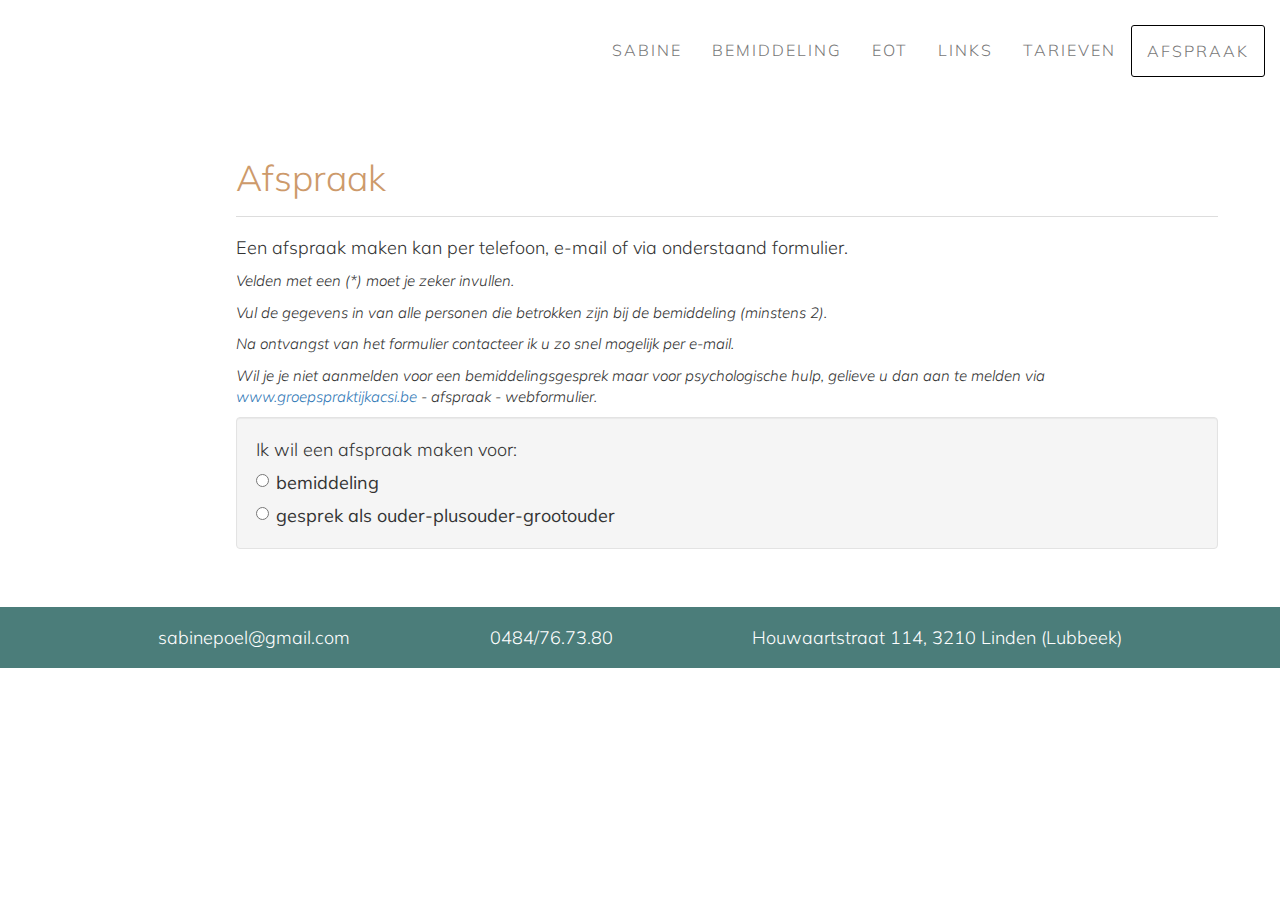
<file: sabine-poel-frontend/src/main/html/afspraak.html>
<!DOCTYPE html>
<html>

<head>
	<meta charset="utf-8"/>
	<meta name="viewport" content="width=device-width, initial-scale=1">

	<!-- fonts -->
		<link href="https://fonts.googleapis.com/css?family=Barlow+Condensed" rel="stylesheet">
		
		<link rel="stylesheet" type="text/css" href="libraries/bootstrap-3.3.7/css/bootstrap.css">
		
		<!-- Awesome fonts -->
    	<link  rel="stylesheet" href="libraries/font-awesome-4.5.0/css/font-awesome.css">
    	
		<link rel="stylesheet" type="text/css" href="resources/css/sabine-poel.css">
		
		<script type="text/javascript" src="libraries/jquery-3.2.1/jquery.js"></script>
		<script type="text/javascript" src="libraries/bootstrap-3.3.7/js/bootstrap.js"></script>
		<script type="text/javascript" src="libraries/mustache-2.3.0/mustache.js"></script>
		
		<script type="text/javascript" src="resources/javascript/sabine.js"></script>
</head>

<body class="not-home">

	<script id="sabine-person-template" type="text/template">
			<div class="person">
				<div class="form-group">
					<label for="organisation-name" class="col-sm-4 control-label">Voornaam en familienaam (*)</label>
					<div class="col-sm-3">	
						<input type="text" class="form-control input-name" required="required"></input>
					</div>
				</div>
				<div class="form-group">
						<label for="organisation-telefoon" class="col-sm-4 control-label">Telefoonnummer</label>
						<div class="col-sm-2">
							<input type="tel" class="form-control input-telephone"></input>
						</div>
				</div>
				<div class="form-group">
						<label for="organisation-email" class="col-sm-4 control-label">E-mail (*)</label>
						<div class="col-sm-3">
							<input type="email" class="form-control input-email" required="required" value=""></input>
						</div>
				</div>
				<br/>
			</div>
	</script>
	
	<header>
		<nav class="navbar navbar-default sabine-navbar">
		<div class="container-fluid">
			  <div class="navbar-header">
	      		<button type="button" class="navbar-toggle" data-toggle="collapse" data-target="#navbar-collapse" aria-expanded="false">
	        		<span class="sr-only">Toggle navigation</span>
	        		<span class="icon-bar"></span>
	        		<span class="icon-bar"></span>
	        		<span class="icon-bar"></span>
	      		</button>
	    	  </div>
			  <div class="navbar-collapse collapse" id="navbar-collapse">
			  	<ul class="nav navbar-nav navbar-right">
			  		<li class="nav-item sabine-nav-link"> <a href="sabine.html">Sabine</a> </li>
			  		<li class="nav-item sabine-nav-link"> <a href="bemiddeling.html">Bemiddeling</a> </li> 
			  		<li class="nav-item sabine-nav-link"> <a href="eot.html">EOT</a> </li>
			  		<li class="nav-item sabine-nav-link"> <a href="links.html">Links</a> </li>
			  		<li class="nav-item sabine-nav-link"> <a href="tarieven.html">Tarieven</a> </li>
		  			<li class="nav-item sabine-nav-button"> <a href="afspraak.html">Afspraak</a> </li>
		  		</ul>
	  		</div>
  		</div>
		</nav>
	</header>

	<section id="sabine-afspraak" class="sabine-content-section">
	
		<article id="sabine-entry-form">
			
			<h1>Afspraak</h1>
		
			<p>
					Een afspraak maken kan per telefoon, e-mail of via onderstaand formulier.
			</p>
			
			<p class="info">
					Velden met een (*) moet je zeker invullen.
			</p>
			
			<p class="info">
				Vul de gegevens in van alle personen die betrokken zijn bij de bemiddeling (minstens 2).
			</p>
			
			<p class="info">
				Na ontvangst van het formulier contacteer ik u zo snel mogelijk per e-mail.
			</p>
			
			<p class="info">
				Wil je je niet aanmelden voor een bemiddelingsgesprek maar voor psychologische hulp, gelieve u dan aan te melden via <a href="http://www.groepspraktijkacsi.be">www.groepspraktijkacsi.be</a> - afspraak - webformulier. 
			</p>
			
			<div class="well">
				<span>Ik wil een afspraak maken voor:</span>
				<form id="selectForm" class="form-horizontal" role="form" method="post">
					<div class="radio">
	  					<label>
	    					<input type="radio" name="pick" value="multiple">
	    						bemiddeling
	  					</label>
					</div>
					<div class="radio">
					  <label>
					    <input type="radio" name="pick" value="single">
					    	gesprek als ouder-plusouder-grootouder
					  </label>
					</div>
				</form>
			</div>
		
			<form id="multipleForm" class="form-horizontal hidden" role="form" method="post" enctype="application/x-www-form-urlencoded" accept-charset="utf-8">
				
				<br/>
				
				<input name="reason" type="hidden" value="bemiddeling"/>
				
				<div id="sabine-persons">
				</div>
				
				<div class="form-group">
						<label for="organisation-email" class="col-sm-4 control-label"></label>
						<div class="col-sm-3">
							<button type="button" id="sabine-add-person" class="btn btn-primary"><i class="fa fa-plus"></i></button></button>
						</div>
				</div>
				
				<div class="form-group">
					<label class="col-sm-4 control-label">Verwerking gegevens (*)</label>
					<div class="col-sm-8">
						<input type="checkbox" required="required">&nbsp;Ik ben akkoord dat de gegevens van dit formulier verwerkt en gebruikt worden zoals aangegeven in de <a href="resources/files/gdpr-sabine-poel.pdf">privacy-verklaring</a>.
					</div>
				</div>
				 
				<div class="form-group">
					<label class="col-sm-4 control-label"></label>
					<div class="col-sm-8">
						<button type="submit" id="submitMultiple" class="btn btn-primary"><i class="fa fa-save"></i>&nbsp;&nbsp;Verstuur</button>
					</div>
				</div>
				<div class="form-group">
					<label class="col-sm-4 control-label"></label>
					<div class="col-sm-8">
						<div id="submitStatusMultiple" class="hidden"></div>
					</div>
				</div>
				
			</form>
			
			<form id="singleForm" class="form-horizontal hidden" role="form" method="post" enctype="application/x-www-form-urlencoded" accept-charset="utf-8">
				
				<br/>
				
				<input name="reason" type="hidden" value="gesprek"/>
				
				<div id="sabine-person">
				</div>
				
				<div class="form-group">
						<label for="description" class="col-sm-4 control-label">Korte uitleg</label>
						<div class="col-sm-8">
							<textarea name="description" class="form-control" rows="10" cols="64"></textarea>
						</div>
				</div>
				
				<div class="form-group">
					<label class="col-sm-4 control-label">Verwerking gegevens (*)</label>
					<div class="col-sm-8">
						<input type="checkbox" required="required">&nbsp;Ik ben akkoord dat de gegevens van dit formulier verwerkt en gebruikt worden zoals aangegeven in de <a href="resources/files/gdpr-sabine-poel.pdf">privacy-verklaring</a>.
					</div>
				</div>
				 
				<div class="form-group">
					<label class="col-sm-4 control-label"></label>
					<div class="col-sm-8">
						<button type="submit" id="submitSingle" class="btn btn-primary"><i class="fa fa-save"></i>&nbsp;&nbsp;Verstuur</button>
					</div>
				</div>
				<div class="form-group">
					<label class="col-sm-4 control-label"></label>
					<div class="col-sm-8">
						<div id="submitStatusSingle" class="hidden"></div>
					</div>
				</div>
				
			</form>
		
		</article>
		
		
	
	</section>
	

		
	<footer class="footer-not-home">
		<a class="footer-data" href="mailto:sabinepoel@gmail.com">sabinepoel@gmail.com</a>
		<a class="footer-data" href="tel:+32484767380">0484/76.73.80</a>
		<a class="footer-data" href="">Houwaartstraat 114, 3210 Linden (Lubbeek)</a>
	</footer>
			
</body>
	
	<script>
		var $jq = jQuery.noConflict();
		
		$jq("#sabine-add-person").click( function() {
	    	
			addPerson();
			
	    });
		
		var addPerson = function(container) {
			
			var template = $jq("#sabine-person-template").html();
			var html = Mustache.to_html(template);
			container.append( html );
			
	        return false;
			
		};
		
		var serialize = function( element ) {
		    var o = {};
		    var a = element.serializeArray();
		    $jq.each(a, function() {
		        if (o[this.name] !== undefined) {
		            if (!o[this.name].push) {
		                o[this.name] = [o[this.name]];
		            }
		            o[this.name].push(this.value || '');
		        } else {
		            o[this.name] = this.value || '';
		        }
		    });
		    return o;
		};
		
		var serializePersons = function( elements ) {
		    var o = new Array();
		    $jq.each(elements, function() {
		    	var name = $jq(this).find(".input-name").val();
		    	var email = $jq(this).find(".input-email").val();
		    	var telephone = $jq(this).find(".input-telephone").val();
		    	var person = new Person(name,email,telephone);
		       	o.push( person );
		    });
		    return o;
		};
		
		var Person = function (name,email,telephone) {
			this.name = name;
			this.email = email;
			this.telephone = telephone;
		};
		
	$jq("input[type=radio][name=pick]").on("change", function() {
			  switch ($jq(this).val()) {
			    case "single":
			      $jq("#sabine-person").html("");
			      addPerson( $jq("#sabine-person") );
			      $jq("#singleForm").removeClass("hidden");
			      $jq("#multipleForm").addClass("hidden");
			      break;
			    case 'multiple':
			    	$jq("#sabine-persons").html("");
			       addPerson( $jq("#sabine-persons") );
			       addPerson( $jq("#sabine-persons") );
				   $jq("#multipleForm").removeClass("hidden");
				   $jq("#singleForm").addClass("hidden");
				   break;
			  }
	});
		
	$jq("#singleForm").submit( function( event ) {
			
			event.preventDefault();
			
			var type = "json";

			var url = "${sabine-poel.backend}/api/entries";

			var fdata 
				= new FormData();
		
			var serializedForm
				= serialize( $jq("#singleForm") )
				
			var serializedPersons
				= serializePersons( $jq(".person") );
			
			serializedForm["persons"] = serializedPersons;

			var json 
				= JSON.stringify( serializedForm );
			
			busyButton($jq("#submitSingle"));

			$jq.ajax({
				type : "post",
				url : url,
				dataType : type,
				contentType : "application/json",
				processData : false,
				data : json,
				success : function( created ) {
					succession( $jq("#submitSingle"), $jq("#submitStatusSingle"), "Je aanvraag werd met succes verstuurd. U hoort snel iets van me." );
				},
				error : function( response ) {
					errore($jq("#submitSingle"), $jq("#submitStatusSingle"), "Er trad een fout op. Probeer AUB opnieuw." );
				}
			});
			
		});
		
		$jq("#multipleForm").submit( function( event ) {
			
			event.preventDefault();
			
			var type = "json";

			var url = "${sabine-poel.backend}/api/entries";

			var fdata 
				= new FormData();
		
			var serializedForm
				= serialize( $jq("#multipleForm") )
				
			var serializedPersons
				= serializePersons( $jq(".person") );
			
			serializedForm["persons"] = serializedPersons;

			var json 
				= JSON.stringify( serializedForm );
			
			busyButton($jq("#submitMultiple"));

			$jq.ajax({
				type : "post",
				url : url,
				dataType : type,
				contentType : "application/json",
				processData : false,
				data : json,
				success : function( created ) {
					succession( $jq("#submitMultiple"), $jq("#submitStatusMultiple"), "Je aanvraag werd met succes verstuurd. U hoort snel iets van me." );
				},
				error : function( response ) {
					errore($jq("#submitMultiple"), $jq("#submitStatusMultiple"), "Er trad een fout op. Probeer AUB opnieuw." );
				}
			});
			
		});
		
		$jq(document).ready(function($jq){
			
		    
	});
	</script>
	
</body>

</html>
</file>
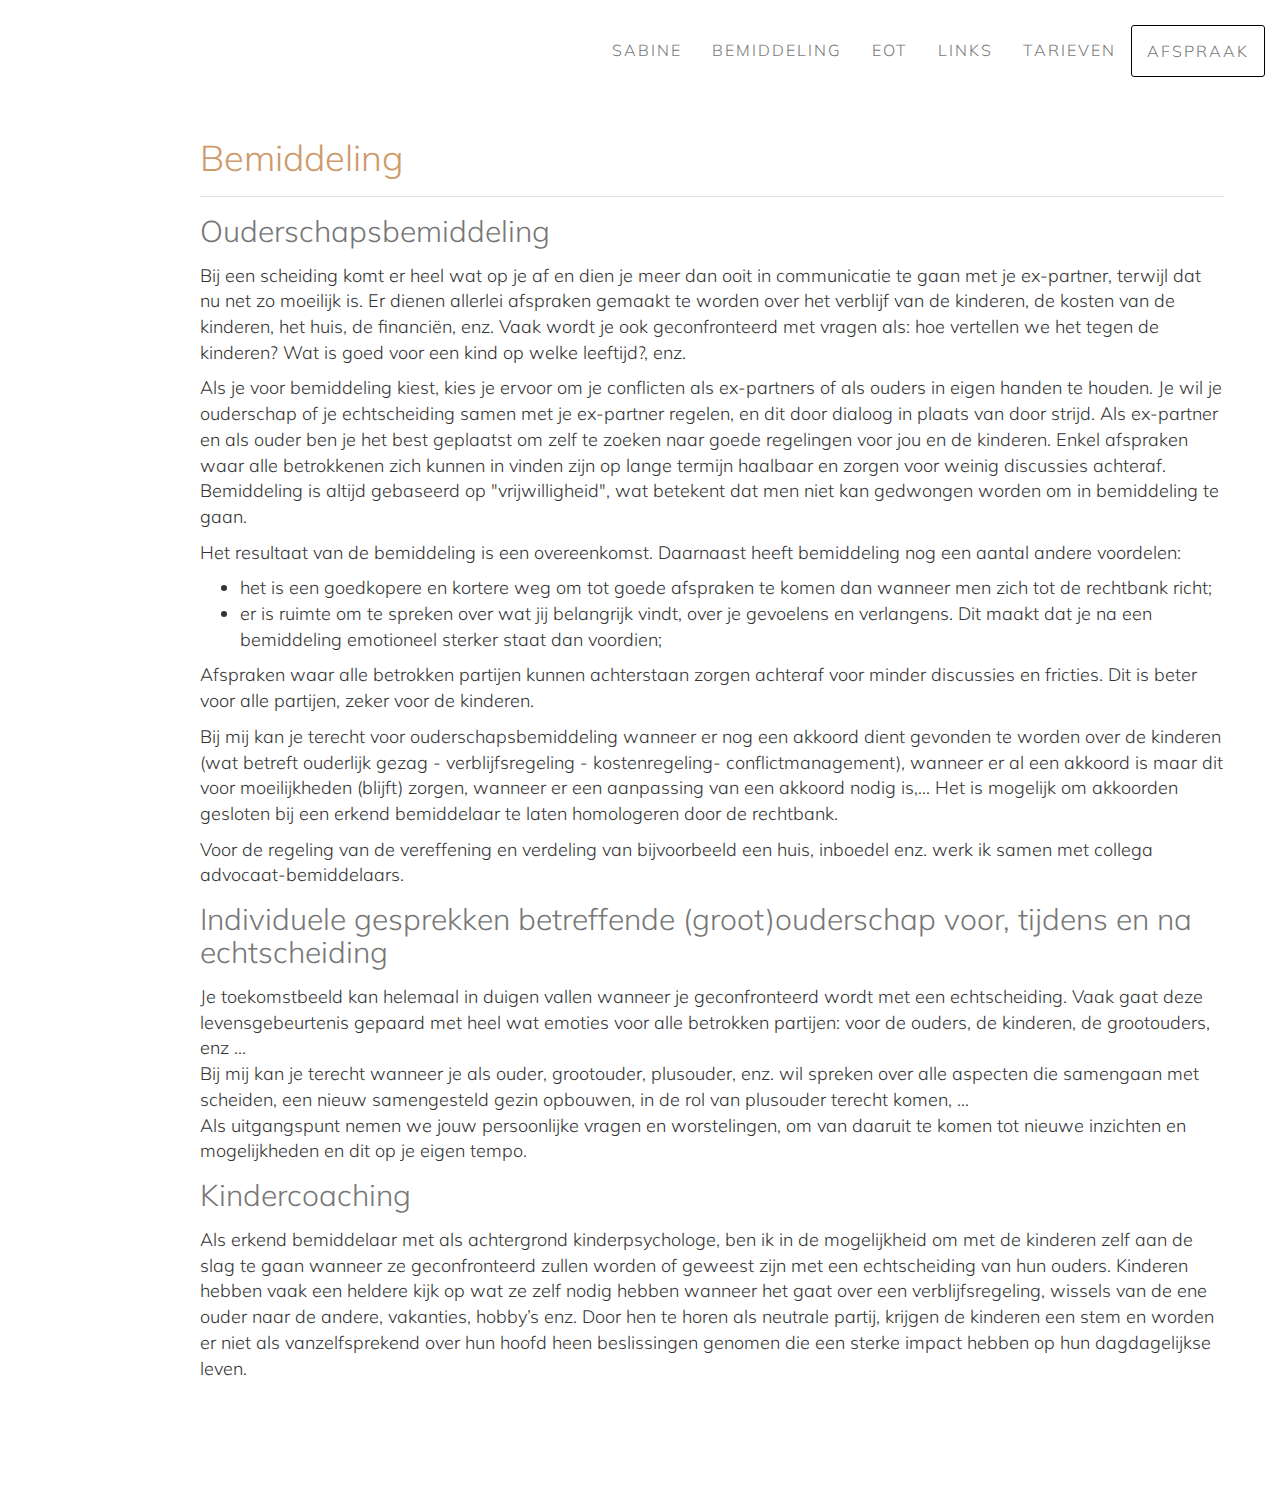
<file: sabine-poel-frontend/src/main/html/bemiddeling.html>
<!DOCTYPE html>
<html>

<head>
	<meta charset="utf-8"/>
	<meta name="viewport" content="width=device-width, initial-scale=1">
	<meta name="keywords" content="sabine poel, ouderschapsbemiddeling, kindercoach, kindercoaching, echtscheiding, grootouders, echtscheidingsbemiddeling">
	<title>Bemiddeling</title>
	<!-- fonts -->
	<!--
		<link href="https://fonts.googleapis.com/css?family=Nunito+Sans" rel="stylesheet">
	-->
		<link href="https://fonts.googleapis.com/css?family=Barlow+Condensed" rel="stylesheet">
		
		<link rel="stylesheet" type="text/css" href="libraries/bootstrap-3.3.7/css/bootstrap.css">
		
		<!-- Awesome fonts -->
    	<link  rel="stylesheet" href="libraries/font-awesome-4.5.0/css/font-awesome.css">
    	
		<link rel="stylesheet" type="text/css" href="resources/css/sabine-poel.css">
		
		<script type="text/javascript" src="libraries/jquery-3.2.1/jquery.js"></script>
		<script type="text/javascript" src="libraries/bootstrap-3.3.7/js/bootstrap.js"></script>
</head>

<body id="bemiddeling" class="not-home">

	<header>
		<nav class="navbar navbar-default sabine-navbar">
		<div class="container-fluid">
			  <div class="navbar-header">
	      		<button type="button" class="navbar-toggle" data-toggle="collapse" data-target="#navbar-collapse" aria-expanded="false">
	        		<span class="sr-only">Toggle navigation</span>
	        		<span class="icon-bar"></span>
	        		<span class="icon-bar"></span>
	        		<span class="icon-bar"></span>
	      		</button>
	    	  </div>
			  <div class="navbar-collapse collapse" id="navbar-collapse">
			  	<ul class="nav navbar-nav navbar-right">
			  		<li class="nav-item sabine-nav-link"> <a href="sabine.html">Sabine</a> </li>
			  		<li class="nav-item sabine-nav-link"> <a href="bemiddeling.html">Bemiddeling</a> </li>
			  		<li class="nav-item sabine-nav-link"> <a href="eot.html">EOT</a> </li>
			  		<li class="nav-item sabine-nav-link"> <a href="links.html">Links</a> </li>
			  		<li class="nav-item sabine-nav-link"> <a href="tarieven.html">Tarieven</a> </li>
		  			<li class="nav-item sabine-nav-button"> <a href="afspraak.html">Afspraak</a> </li>
		  		</ul>
	  		</div>
  		</div>
		</nav>
	</header>
	
	<main>
	
		<aside>
		</aside>
		
		<article id="sabine-sabine">
		
				<div>
			
					<h1>Bemiddeling</h1>
					
					<h2>Ouderschapsbemiddeling</h2>
			
					<p>
						Bij een scheiding komt er heel wat op je af en dien je meer dan ooit in communicatie te gaan met je ex-partner, terwijl dat nu net zo moeilijk is. 
						Er dienen allerlei afspraken gemaakt te worden over het verblijf van de kinderen, de kosten van de kinderen, het huis, de financiën, enz.
						Vaak wordt je ook geconfronteerd met vragen als: hoe vertellen we het tegen de kinderen? Wat is goed voor een kind op welke leeftijd?, enz.
					</p>
					
					<p>
						Als je voor bemiddeling kiest, kies je ervoor om je conflicten als ex-partners of als ouders in eigen handen te houden. Je wil je ouderschap of je echtscheiding samen met je ex-partner regelen, en dit door dialoog in plaats van door strijd.
						Als ex-partner en als ouder ben je het best geplaatst om zelf te zoeken naar goede regelingen voor jou en de kinderen. Enkel afspraken waar alle betrokkenen zich kunnen in vinden zijn op lange termijn haalbaar en zorgen voor weinig discussies achteraf.
						Bemiddeling is altijd gebaseerd op "vrijwilligheid", wat betekent dat men niet kan gedwongen worden om in bemiddeling te gaan.
					</p>
						
					<p>
						Het resultaat van de bemiddeling is een overeenkomst.
						
						Daarnaast heeft bemiddeling nog een aantal andere voordelen:
						
					</p> 
						
						<ul>
						
						<li>het is een goedkopere en kortere weg om tot goede afspraken te komen dan wanneer men zich tot de rechtbank richt;</li>
						
						<li>er is ruimte om te spreken over wat jij belangrijk vindt, over je gevoelens en verlangens. Dit maakt dat je na een bemiddeling emotioneel sterker staat dan voordien;</li>
						</ul>								
					<p>
						Afspraken waar alle betrokken partijen kunnen achterstaan zorgen achteraf voor minder discussies en fricties. Dit is beter voor alle partijen, zeker voor de kinderen.
					</p>
					
					<p>
						Bij mij kan je terecht voor ouderschapsbemiddeling wanneer er nog een akkoord dient gevonden te worden over de kinderen (wat betreft ouderlijk gezag - verblijfsregeling - kostenregeling- conflictmanagement), wanneer er al een akkoord is maar dit voor moeilijkheden (blijft) zorgen, wanneer er een aanpassing van een akkoord nodig is,... Het is mogelijk om akkoorden gesloten bij een erkend bemiddelaar te laten homologeren door de rechtbank.
					</p>
					
					<p>
				    	Voor de regeling van de vereffening en verdeling van bijvoorbeeld een huis, inboedel enz. werk ik samen met collega advocaat-bemiddelaars.
				    </p>
					
					<h2>Individuele gesprekken betreffende (groot)ouderschap voor, tijdens en na echtscheiding</h2>
					
					<p>
					Je toekomstbeeld kan helemaal in duigen vallen wanneer je geconfronteerd wordt met een echtscheiding. Vaak gaat deze levensgebeurtenis gepaard met heel wat emoties voor alle betrokken partijen: voor de ouders, de kinderen, de grootouders, enz ... <br/>
					Bij mij kan je terecht wanneer je als ouder, grootouder, plusouder, enz. wil spreken over alle aspecten die samengaan met scheiden, een nieuw samengesteld gezin opbouwen, in de rol van plusouder terecht komen, ... <br/>
					Als uitgangspunt nemen we jouw persoonlijke vragen en worstelingen, om van daaruit te komen tot nieuwe inzichten en mogelijkheden en dit op je eigen tempo.
					</p>
					
					<h2>Kindercoaching</h2>
					
					<p>
						Als erkend bemiddelaar met als achtergrond kinderpsychologe, ben ik in de mogelijkheid om met de kinderen zelf aan de slag te gaan wanneer ze geconfronteerd zullen worden of geweest zijn met een echtscheiding van hun ouders. Kinderen hebben vaak een heldere kijk op wat ze zelf nodig hebben wanneer het gaat over een verblijfsregeling, wissels van de ene ouder naar de andere, vakanties, hobby’s enz. Door hen te horen als neutrale partij, krijgen de kinderen een stem en worden er niet als vanzelfsprekend over hun hoofd heen beslissingen genomen die een sterke impact hebben op hun dagdagelijkse leven.
					</p>
					
				
				</div>
				
		</article>
		
	</main>
	
	<footer class="footer-home">
		<div class="container-fluid">
			<a class="footer-data col-xs-12 col-sm-4" href="mailto:sabinepoel@gmail.com">sabinepoel@gmail.com</a>
			<a class="footer-data col-xs-12 col-sm-4" href="tel:+32484767380">0484/76.73.80</a>
			<a class="footer-data col-xs-12 col-sm-4" href="">Houwaartstraat 114, 3210 Linden (Lubbeek)</a>
		</div>
	</footer>
			
</body>
	
	<script>
		var $jq = jQuery.noConflict();
		
		$jq("#sabine-home-more-link").click( function() {
	    	$jq(".sabine-not-home").removeClass("hidden");
	    	var root = $jq('html, body');
	    	var href = $jq.attr(this, 'href');
	        root.animate({
	            scrollTop: $jq(href).offset().top
	        }, 500, function () {
	            window.location.hash = href;
	        });
	        $jq("#sabine-home-more-button").addClass("hidden");
	        return false;
	    });
		
		$jq(document).ready(function($jq){
			
		    var $root = $jq('html, body');
		    $jq('a[href^="#"]').click(function() {
		    	
		    });
		    
		    
	})
	</script>
	
	<!-- Global site tag (gtag.js) - Google Analytics -->
	<script async src="https://www.googletagmanager.com/gtag/js?id=UA-148049783-1"></script>
	<script>
	  window.dataLayer = window.dataLayer || [];
	  function gtag(){dataLayer.push(arguments);}
	  gtag('js', new Date());
	
	  gtag('config', 'UA-148049783-1');
	</script>
	
</body>

</html>
</file>
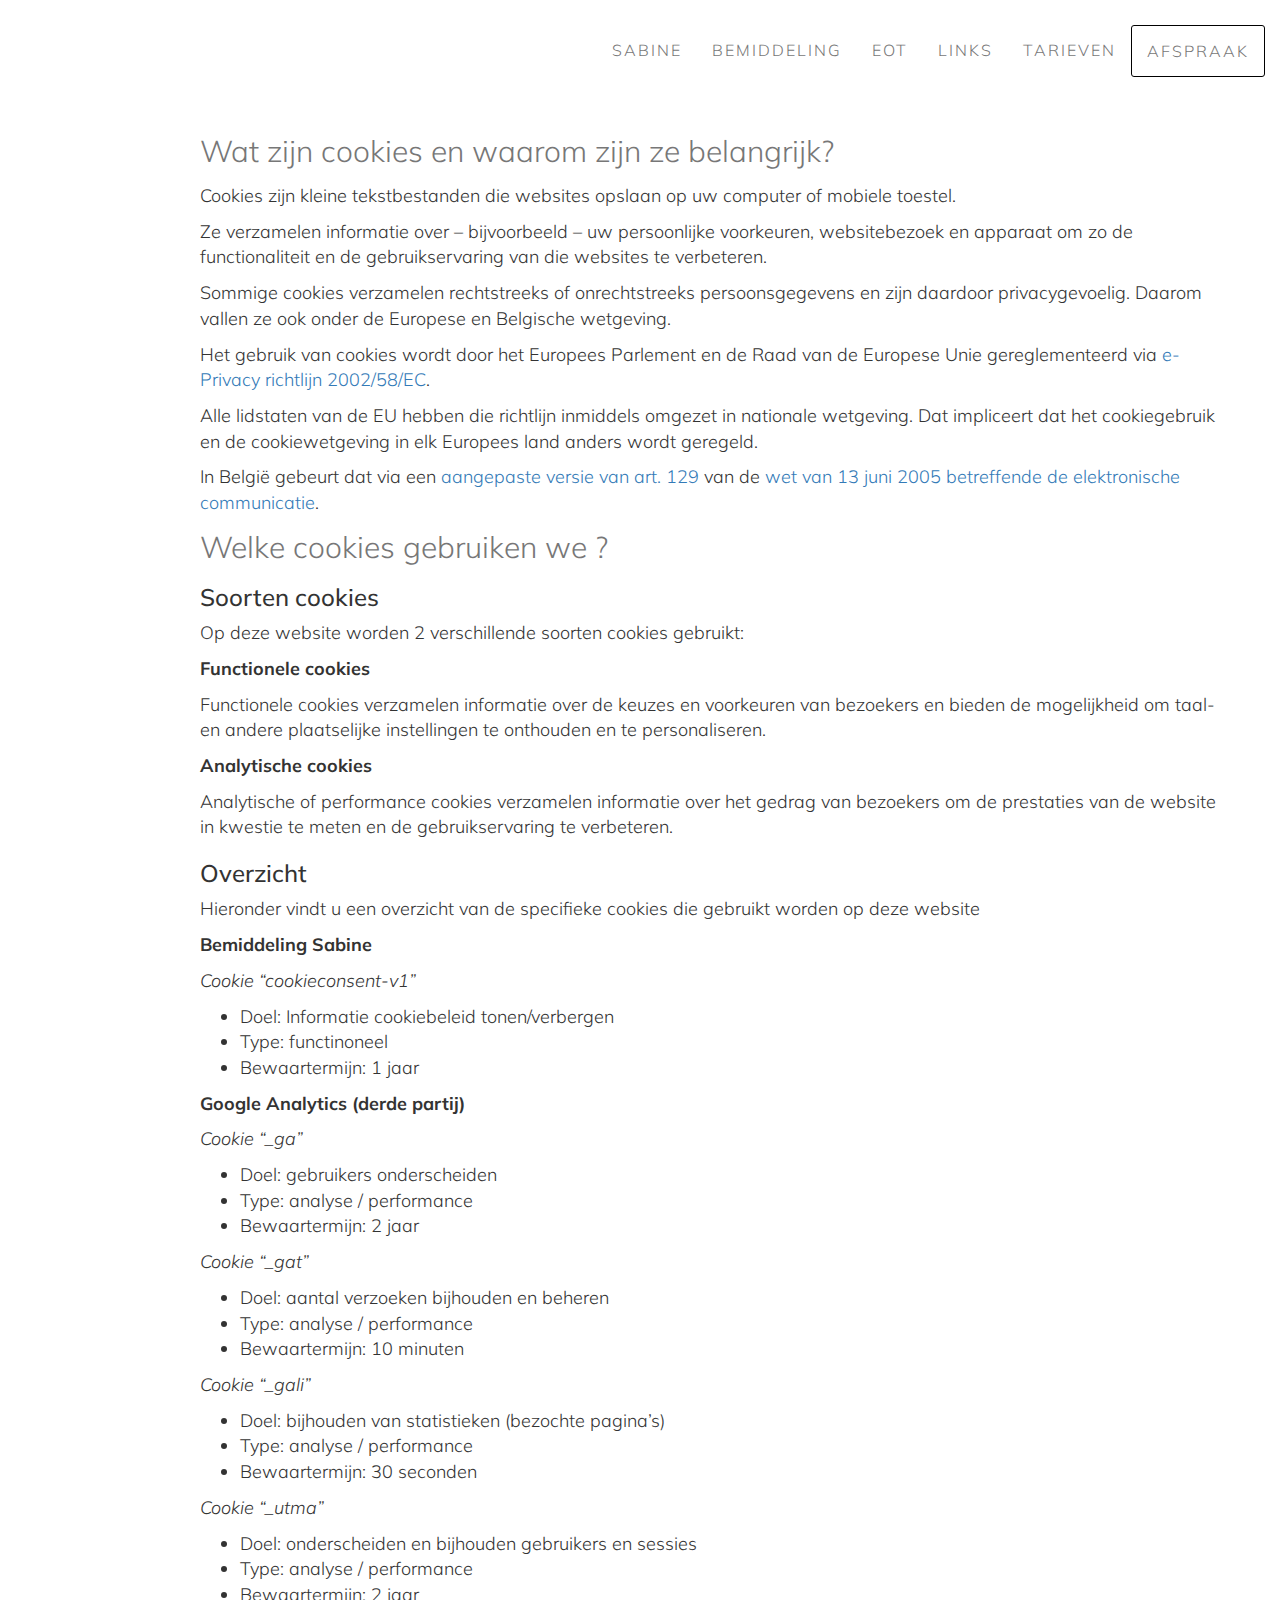
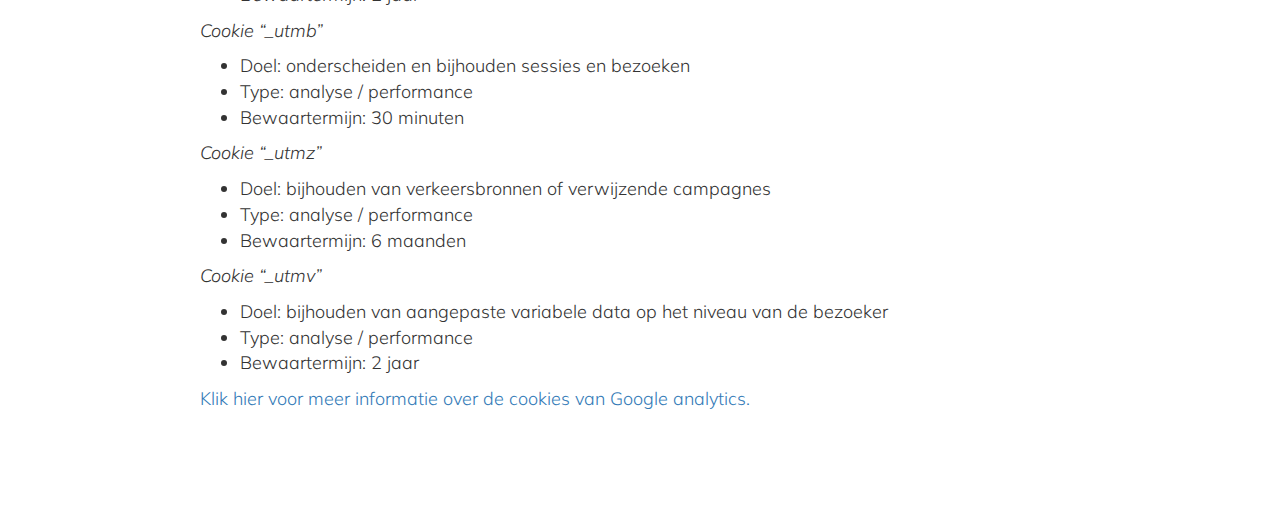
<file: sabine-poel-frontend/src/main/html/cookies.html>
<!DOCTYPE html>
<html>

<head>
	<meta charset="utf-8"/>
	<meta name="viewport" content="width=device-width, initial-scale=1">
	
	<!-- fonts -->
	<!--
		<link href="https://fonts.googleapis.com/css?family=Nunito+Sans" rel="stylesheet">
	-->
		<link href="https://fonts.googleapis.com/css?family=Barlow+Condensed" rel="stylesheet">
		
		<link rel="stylesheet" type="text/css" href="libraries/bootstrap-3.3.7/css/bootstrap.css">
		
		<!-- Awesome fonts -->
    	<link  rel="stylesheet" href="libraries/font-awesome-4.5.0/css/font-awesome.css">
    	
		<link rel="stylesheet" type="text/css" href="resources/css/sabine-poel.css">
		
		<script type="text/javascript" src="libraries/jquery-3.2.1/jquery.js"></script>
		<script type="text/javascript" src="libraries/bootstrap-3.3.7/js/bootstrap.js"></script>
</head>

<body id="bemiddeling" class="not-home">

	<header>
		<nav class="navbar navbar-default sabine-navbar">
		<div class="container-fluid">
			  <div class="navbar-header">
	      		<button type="button" class="navbar-toggle" data-toggle="collapse" data-target="#navbar-collapse" aria-expanded="false">
	        		<span class="sr-only">Toggle navigation</span>
	        		<span class="icon-bar"></span>
	        		<span class="icon-bar"></span>
	        		<span class="icon-bar"></span>
	      		</button>
	    	  </div>
			  <div class="navbar-collapse collapse" id="navbar-collapse">
			  	<ul class="nav navbar-nav navbar-right">
			  		<li class="nav-item sabine-nav-link"> <a href="sabine.html">Sabine</a> </li>
			  		<li class="nav-item sabine-nav-link"> <a href="bemiddeling.html">Bemiddeling</a> </li>
			  		<li class="nav-item sabine-nav-link"> <a href="eot.html">EOT</a> </li> 
			  		<li class="nav-item sabine-nav-link"> <a href="links.html">Links</a> </li>
			  		<li class="nav-item sabine-nav-link"> <a href="tarieven.html">Tarieven</a> </li>
		  			<li class="nav-item sabine-nav-button"> <a href="afspraak.html">Afspraak</a> </li>
		  		</ul>
	  		</div>
  		</div>
		</nav>
	</header>
	
	<main>
	
		<aside>
		</aside>
		
		<article id="sabine-sabine">
		
					<div><h2>Wat zijn cookies en waarom zijn ze belangrijk?</h2><p>Cookies zijn kleine tekstbestanden die websites opslaan op uw computer of mobiele toestel.</p><p>Ze verzamelen informatie over – bijvoorbeeld – uw persoonlijke voorkeuren, websitebezoek en apparaat om zo de functionaliteit en de gebruikservaring van die websites te verbeteren.</p><p>Sommige cookies verzamelen rechtstreeks of onrechtstreeks persoonsgegevens en zijn daardoor privacygevoelig. Daarom vallen ze ook onder de Europese en Belgische wetgeving.</p><p>Het gebruik van cookies wordt door het Europees Parlement en de Raad van de Europese Unie gereglementeerd via <a href="http://eur-lex.europa.eu/legal-content/NL/TXT/?uri=celex:32002L0058" target="_blank">e-Privacy richtlijn 2002/58/EC</a>.</p><p>Alle lidstaten van de EU hebben die richtlijn inmiddels omgezet in nationale wetgeving. Dat impliceert dat het cookiegebruik en de cookiewetgeving in elk Europees land anders wordt geregeld.</p><p>In België gebeurt dat via een <a href="http://www.ejustice.just.fgov.be/cgi_loi/change_lg.pl?language=nl&amp;la=N&amp;table_name=wet&amp;cn=2012071004" target="_blank">aangepaste versie van art. 129</a>&nbsp;van de <a href="http://www.ejustice.just.fgov.be/cgi_loi/change_lg.pl?language=nl&amp;la=N&amp;cn=2005061332&amp;table_name=wet" target="_blank">wet van 13 juni 2005 betreffende de elektronische communicatie</a>.</p>
					<h2>Welke cookies gebruiken we ?</h2>
					<h3>Soorten cookies</h3><p>Op deze website worden 2 verschillende soorten cookies gebruikt:</p><p><strong>Functionele cookies</strong></p><p>Functionele cookies verzamelen informatie over de keuzes en voorkeuren van bezoekers en bieden de mogelijkheid om taal- en andere plaatselijke instellingen te onthouden en te personaliseren.</p><p><strong>Analytische cookies</strong></p><p>Analytische of performance cookies verzamelen informatie over het gedrag van bezoekers om de prestaties van de website in kwestie te meten en de gebruikservaring te verbeteren.</p>
					<h3>Overzicht</h3><p>Hieronder vindt u een overzicht van de specifieke cookies die gebruikt worden op deze website</p>
					<p><strong>Bemiddeling Sabine</strong></p><p><em>Cookie “cookieconsent-v1”</em></p><ul><li>Doel: Informatie cookiebeleid tonen/verbergen</li><li>Type: functinoneel</li><li>Bewaartermijn: 1 jaar</li></ul></p>
					<p><strong>Google Analytics (derde partij)</strong></p><p><em>Cookie “_ga”</em></p><ul><li>Doel: gebruikers onderscheiden</li><li>Type: analyse / performance</li><li>Bewaartermijn: 2 jaar</li></ul><p><em>Cookie “_gat”</em></p><ul><li>Doel: aantal verzoeken bijhouden en beheren</li><li>Type: analyse / performance</li><li>Bewaartermijn: 10 minuten</li></ul><p><em>Cookie “_gali”</em></p><ul><li>Doel: bijhouden van statistieken (bezochte pagina’s)</li><li>Type: analyse / performance</li><li>Bewaartermijn: 30 seconden</li></ul><p><em>Cookie “_utma”</em></p><ul><li>Doel: onderscheiden en bijhouden gebruikers en sessies</li><li>Type: analyse / performance</li><li>Bewaartermijn: 2 jaar</li></ul><p><em>Cookie “_utmb”</em></p><ul><li>Doel: onderscheiden en bijhouden sessies en bezoeken</li><li>Type: analyse / performance</li><li>Bewaartermijn: 30 minuten</li></ul><p><em>Cookie “_utmz”</em></p><ul><li>Doel: bijhouden van verkeersbronnen of verwijzende campagnes</li><li>Type: analyse / performance</li><li>Bewaartermijn: 6 maanden</li></ul><p><em>Cookie “_utmv”</em></p><ul><li>Doel: bijhouden van aangepaste variabele data op het niveau van de bezoeker</li><li>Type: analyse / performance</li><li>Bewaartermijn: 2 jaar</li></ul><p><a href="https://developers.google.com/analytics/devguides/collection/analyticsjs/cookie-usage?csw=1#analyticsjs" target="_blank">Klik hier voor meer informatie over de cookies van Google analytics.</a></p></p></div>
				
		</article>
		
	</main>
	
<footer class="footer-home">
		<div class="container-fluid">
			<a class="footer-data col-xs-12 col-sm-4" href="mailto:sabinepoel@gmail.com">sabinepoel@gmail.com</a>
			<a class="footer-data col-xs-12 col-sm-4" href="tel:+32484767380">0484/76.73.80</a>
			<a class="footer-data col-xs-12 col-sm-4" href="">Houwaartstraat 114, 3210 Linden (Lubbeek)</a>
		</div>
	</footer>
			
</body>
	
	<script>
		var $jq = jQuery.noConflict();
		
		$jq("#sabine-home-more-link").click( function() {
	    	$jq(".sabine-not-home").removeClass("hidden");
	    	var root = $jq('html, body');
	    	var href = $jq.attr(this, 'href');
	        root.animate({
	            scrollTop: $jq(href).offset().top
	        }, 500, function () {
	            window.location.hash = href;
	        });
	        $jq("#sabine-home-more-button").addClass("hidden");
	        return false;
	    });
		
		$jq(document).ready(function($jq){
			
		    var $root = $jq('html, body');
		    $jq('a[href^="#"]').click(function() {
		    	
		    });
		    
		    
	})
	</script>
	
</body>

</html>
</file>
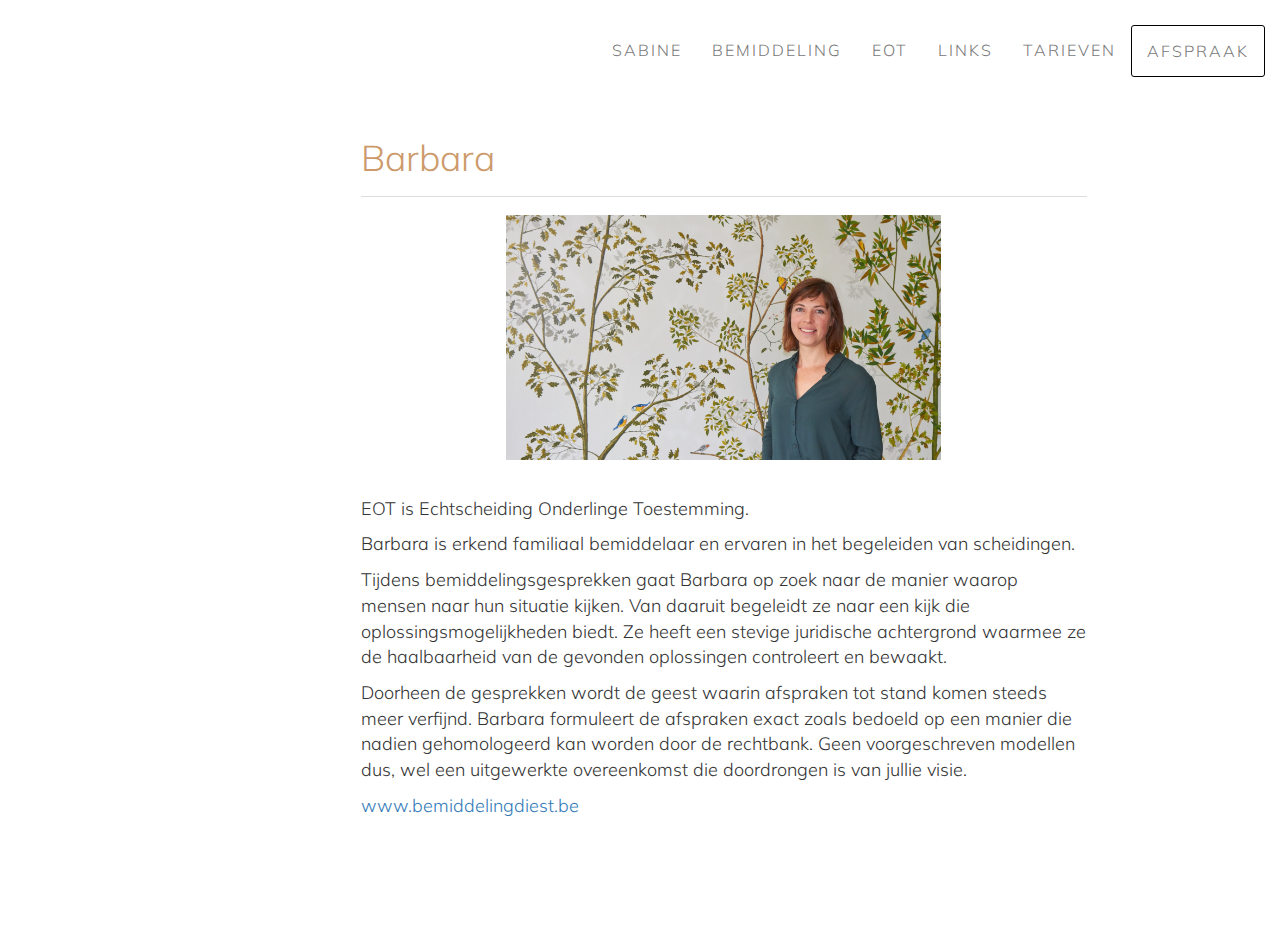
<file: sabine-poel-frontend/src/main/html/eot.html>
<!DOCTYPE html>
<html>

<head>
	<meta charset="utf-8"/>
	<meta name="viewport" content="width=device-width, initial-scale=1">
	<meta http-equiv="Cache-Control" content="no-cache, no-store, must-revalidate"/>
	<meta http-equiv="Pragma" content="no-cache"/>
	<meta http-equiv="Expires" content="0"/>
	<meta name="keywords" content="sabine poel bemiddeling bemiddelaar ouderschapsbemiddeling echtscheiding kindercoach regio leuven lubbeek aarschot">
	<!-- fonts -->
	<!--
		<link href="https://fonts.googleapis.com/css?family=Nunito+Sans" rel="stylesheet">
	-->
		<link href="https://fonts.googleapis.com/css?family=Barlow+Condensed" rel="stylesheet">
		
		<link rel="stylesheet" type="text/css" href="libraries/bootstrap-3.3.7/css/bootstrap.css">
		
		<!-- Awesome fonts -->
    	<link  rel="stylesheet" href="libraries/font-awesome-4.5.0/css/font-awesome.css">
    	
		<link rel="stylesheet" type="text/css" href="resources/css/sabine-poel.css">
		
		<script type="text/javascript" src="libraries/jquery-3.2.1/jquery.js"></script>
		<script type="text/javascript" src="libraries/bootstrap-3.3.7/js/bootstrap.js"></script>
</head>

<body id="sabine" class="not-home">

	<header>
		<nav class="navbar navbar-default sabine-navbar">
		<div class="container-fluid">
			  <div class="navbar-header">
	      		<button type="button" class="navbar-toggle" data-toggle="collapse" data-target="#navbar-collapse" aria-expanded="false">
	        		<span class="sr-only">Toggle navigation</span>
	        		<span class="icon-bar"></span>
	        		<span class="icon-bar"></span>
	        		<span class="icon-bar"></span>
	      		</button>
	    	  </div>
			  <div class="navbar-collapse collapse" id="navbar-collapse">
			  	<ul class="nav navbar-nav navbar-right">
			  		<li class="nav-item sabine-nav-link"> <a href="sabine.html">Sabine</a> </li>
			  		<li class="nav-item sabine-nav-link"> <a href="bemiddeling.html">Bemiddeling</a> </li>
			  		<li class="nav-item sabine-nav-link"> <a href="eot.html">EOT</a> </li> 
			  		<li class="nav-item sabine-nav-link"> <a href="links.html">Links</a> </li>
			  		<li class="nav-item sabine-nav-link"> <a href="tarieven.html">Tarieven</a> </li>
		  			<li class="nav-item sabine-nav-button"> <a href="afspraak.html">Afspraak</a> </li>
		  		</ul>
	  		</div>
  		</div>
		</nav>
	</header>
	
	<main>
	
		<div class="container-fluid">
		
			<div class="hidden-xs col-sm-3"></div>
		
				<div class="col-sm-9">
		
					<article id="sabine-eot">
		
						<div>
					
							<h1>Barbara</h1>
							
							<img class="image-top" src="resources/images/barbara.jpg"/>
							
							<p>			
								EOT is Echtscheiding Onderlinge Toestemming.
							</p>
		
							<p>			
								Barbara is erkend familiaal bemiddelaar en ervaren in het begeleiden van
								scheidingen.
							</p>
							
							<p>
								Tijdens bemiddelingsgesprekken gaat Barbara op zoek naar de manier waarop mensen naar hun situatie kijken. Van daaruit begeleidt ze naar een
								kijk die oplossingsmogelijkheden biedt. Ze heeft een stevige juridische achtergrond waarmee ze de haalbaarheid van de gevonden oplossingen
								controleert en bewaakt.
							</p>
							<p>
								Doorheen de gesprekken wordt de geest waarin afspraken tot stand komen steeds meer verfijnd. Barbara formuleert de afspraken exact zoals bedoeld op een manier die nadien gehomologeerd kan worden door de rechtbank.
								Geen voorgeschreven modellen dus, wel een uitgewerkte overeenkomst die doordrongen is van jullie visie.
								
							<p>
								<a href="https://www.bemiddelingdiest.be">www.bemiddelingdiest.be</a>
							</p>
						
						</div>
						
				</article>
			</div>
		</div>
		
	</main>
	
	<footer class="footer-home">
		<div class="container-fluid">
			<a class="footer-data col-xs-12 col-sm-4" href="mailto:sabinepoel@gmail.com">sabinepoel@gmail.com</a>
			<a class="footer-data col-xs-12 col-sm-4" href="tel:+32484767380">0484/76.73.80</a>
			<a class="footer-data col-xs-12 col-sm-4" href="">Houwaartstraat 114, 3210 Linden (Lubbeek)</a>
		</div>
	</footer>
			
</body>
	
	<script>
		var $jq = jQuery.noConflict();
		
		$jq("#sabine-home-more-link").click( function() {
	    	$jq(".sabine-not-home").removeClass("hidden");
	    	var root = $jq('html, body');
	    	var href = $jq.attr(this, 'href');
	        root.animate({
	            scrollTop: $jq(href).offset().top
	        }, 500, function () {
	            window.location.hash = href;
	        });
	        $jq("#sabine-home-more-button").addClass("hidden");
	        return false;
	    });
		
		$jq(document).ready(function($jq){
			
		    var $root = $jq('html, body');
		    $jq('a[href^="#"]').click(function() {
		    	
		    });
		    
		    
	})
	</script>
	
	<!-- Global site tag (gtag.js) - Google Analytics -->
	<script async src="https://www.googletagmanager.com/gtag/js?id=UA-148049783-1"></script>
	<script>
	  window.dataLayer = window.dataLayer || [];
	  function gtag(){dataLayer.push(arguments);}
	  gtag('js', new Date());
	
	  gtag('config', 'UA-148049783-1');
	</script>
	
</body>

</html>
</file>
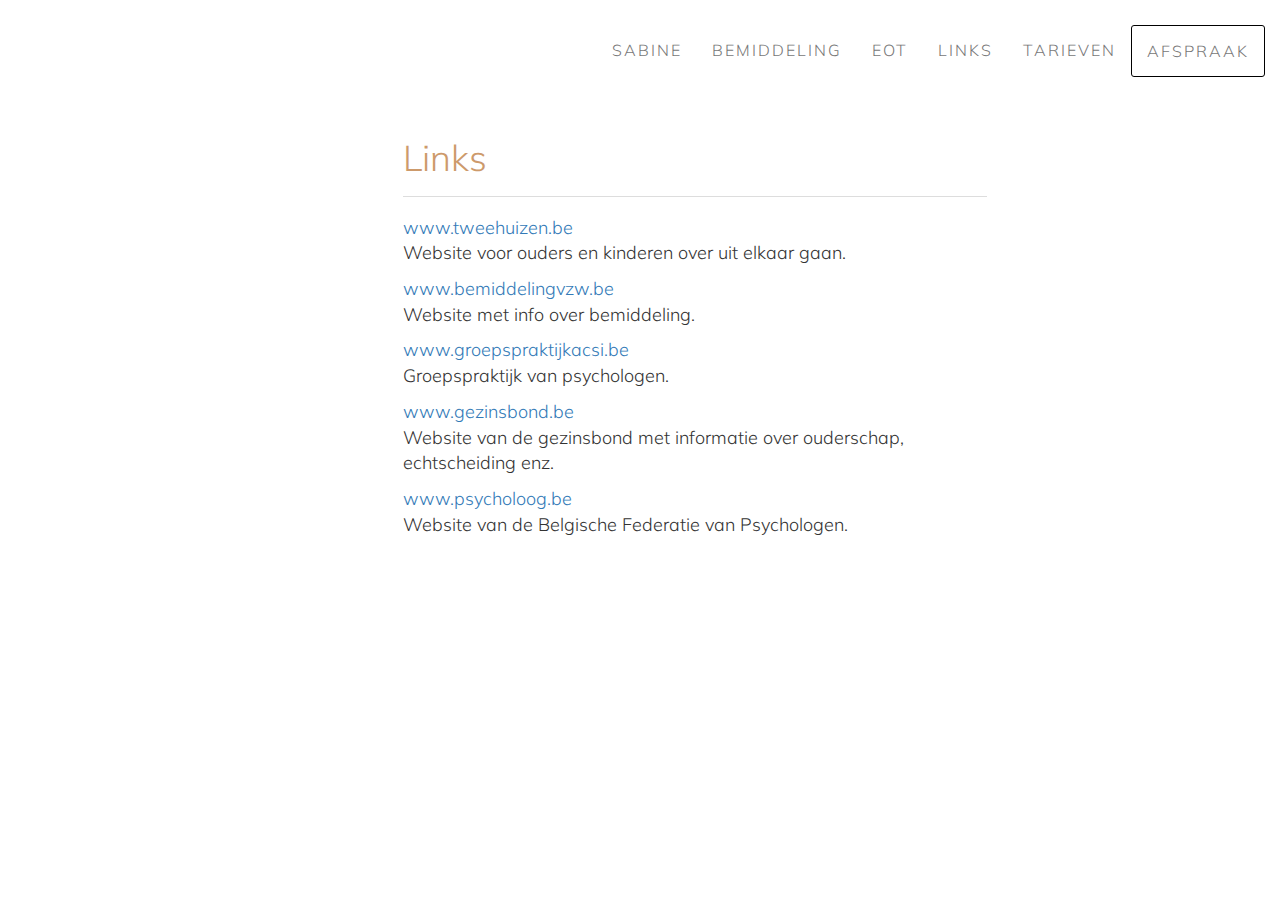
<file: sabine-poel-frontend/src/main/html/links.html>
<!DOCTYPE html>
<html>

<head>
	<meta charset="utf-8"/>
	<meta name="viewport" content="width=device-width, initial-scale=1">

	<!-- fonts -->
	<!--
		<link href="https://fonts.googleapis.com/css?family=Nunito+Sans" rel="stylesheet">
	-->
		<link href="https://fonts.googleapis.com/css?family=Barlow+Condensed" rel="stylesheet">
		
		<link rel="stylesheet" type="text/css" href="libraries/bootstrap-3.3.7/css/bootstrap.css">
		
		<!-- Awesome fonts -->
    	<link  rel="stylesheet" href="libraries/font-awesome-4.5.0/css/font-awesome.css">
    	
		<link rel="stylesheet" type="text/css" href="resources/css/sabine-poel.css">
		
		<script type="text/javascript" src="libraries/jquery-3.2.1/jquery.js"></script>
		<script type="text/javascript" src="libraries/bootstrap-3.3.7/js/bootstrap.js"></script>
</head>

<body id="links" class="not-home">

	<header>
		<nav class="navbar navbar-default sabine-navbar">
		<div class="container-fluid">
			  <div class="navbar-header">
	      		<button type="button" class="navbar-toggle" data-toggle="collapse" data-target="#navbar-collapse" aria-expanded="false">
	        		<span class="sr-only">Toggle navigation</span>
	        		<span class="icon-bar"></span>
	        		<span class="icon-bar"></span>
	        		<span class="icon-bar"></span>
	      		</button>
	    	  </div>
			  <div class="navbar-collapse collapse" id="navbar-collapse">
			  	<ul class="nav navbar-nav navbar-right">
			  		<li class="nav-item sabine-nav-link"> <a href="sabine.html">Sabine</a> </li>
			  		<li class="nav-item sabine-nav-link"> <a href="bemiddeling.html">Bemiddeling</a> </li>
			  		<li class="nav-item sabine-nav-link"> <a href="eot.html">EOT</a> </li> 
			  		<li class="nav-item sabine-nav-link"> <a href="links.html">Links</a> </li>
			  		<li class="nav-item sabine-nav-link"> <a href="tarieven.html">Tarieven</a> </li>
		  			<li class="nav-item sabine-nav-button"> <a href="afspraak.html">Afspraak</a> </li>
		  		</ul>
	  		</div>
  		</div>
		</nav>
	</header>
	
	<main>
	
		<aside>
		</aside>
		
		<article id="sabine-sabine">
		
				<div>
			
					<h1>Links</h1>
			
					<p>
						<a href="http://www.tweehuizen.be" class="sabine-link" target="_blank">www.tweehuizen.be</a>
						<span>Website voor ouders en kinderen over uit elkaar gaan.</span>
					</p>
					
 					<p>
						<a href="http://www.bemiddelingvzw.be" class="sabine-link" target="_blank">www.bemiddelingvzw.be</a>
						<span>Website met info over bemiddeling.</span>
					</p>
					
					<p>
						<a href="http://www.groepspraktijkacsi.be" class="sabine-link" target="_blank">www.groepspraktijkacsi.be</a>
						<span>Groepspraktijk van psychologen.</span>
					</p>
					
					<p>
						<a href="http://www.gezinsbond.be" class="sabine-link" target="_blank">www.gezinsbond.be</a>
						<span>Website van de gezinsbond met informatie over ouderschap, echtscheiding enz.</span>
					</p>
					
					<p>
						<a href="http://www.psycholoog.be" class="sabine-link" target="_blank">www.psycholoog.be</a>
						<span>Website van de Belgische Federatie van Psychologen.</span>
					</p>

				</div>
				
		</article>
		
	</main>
	
	<footer class="footer-home">
		<div class="container-fluid">
			<a class="footer-data col-xs-12 col-sm-4" href="mailto:sabinepoel@gmail.com">sabinepoel@gmail.com</a>
			<a class="footer-data col-xs-12 col-sm-4" href="tel:+32484767380">0484/76.73.80</a>
			<a class="footer-data col-xs-12 col-sm-4" href="">Houwaartstraat 114, 3210 Linden (Lubbeek)</a>
		</div>
	</footer>
			
</body>
	
	<script>
		var $jq = jQuery.noConflict();
		
		$jq("#sabine-home-more-link").click( function() {
	    	$jq(".sabine-not-home").removeClass("hidden");
	    	var root = $jq('html, body');
	    	var href = $jq.attr(this, 'href');
	        root.animate({
	            scrollTop: $jq(href).offset().top
	        }, 500, function () {
	            window.location.hash = href;
	        });
	        $jq("#sabine-home-more-button").addClass("hidden");
	        return false;
	    });
		
		$jq(document).ready(function($jq){
			
		    var $root = $jq('html, body');
		    $jq('a[href^="#"]').click(function() {
		    	
		    });
		    
		    
	})
	</script>
	
</body>

</html>
</file>
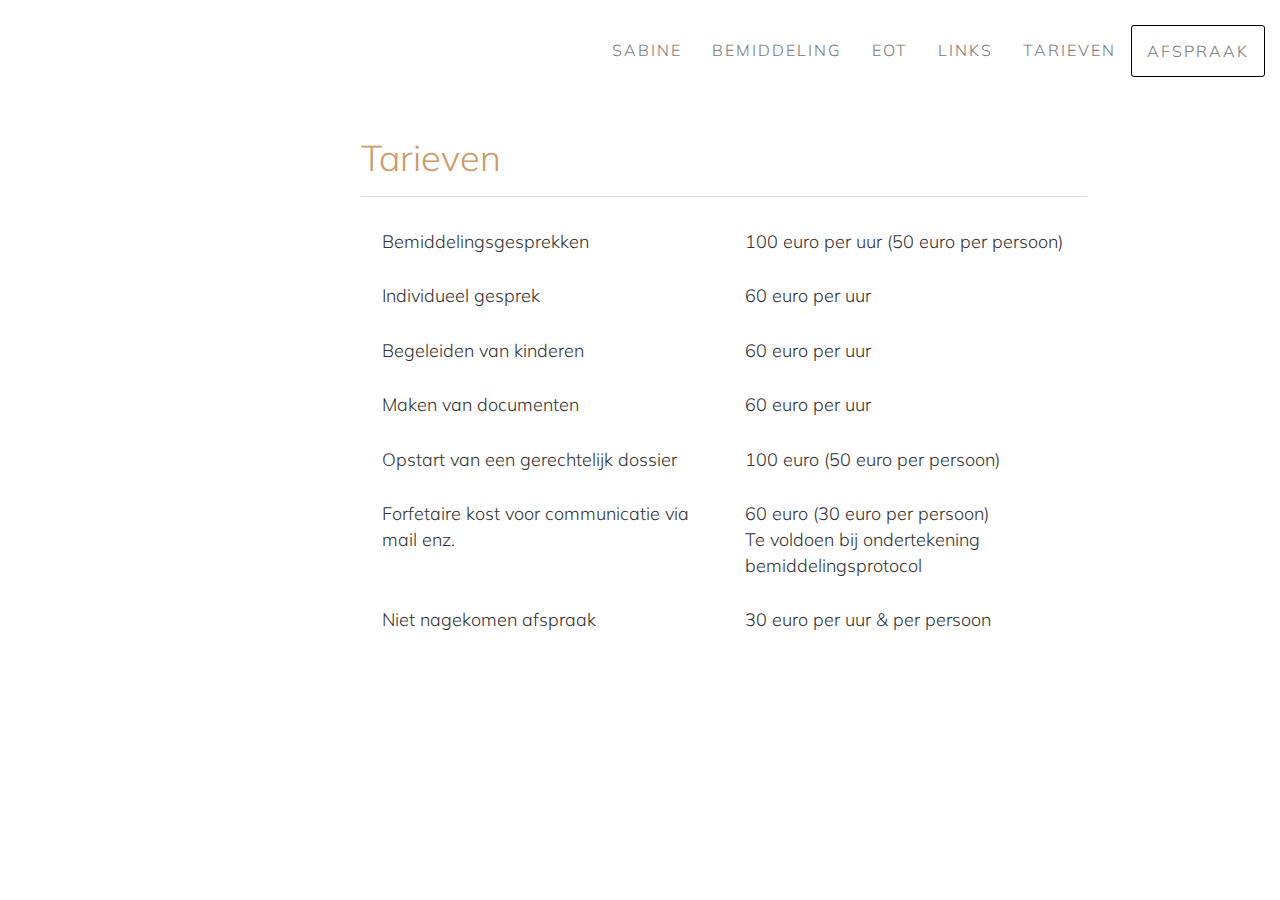
<file: sabine-poel-frontend/src/main/html/tarieven.html>
<!DOCTYPE html>
<html>

<head>
	<meta charset="utf-8"/>
	<meta name="viewport" content="width=device-width, initial-scale=1">

	<!-- fonts -->
	<!--
		<link href="https://fonts.googleapis.com/css?family=Nunito+Sans" rel="stylesheet">
	-->
		<link href="https://fonts.googleapis.com/css?family=Barlow+Condensed" rel="stylesheet">
		
		<link rel="stylesheet" type="text/css" href="libraries/bootstrap-3.3.7/css/bootstrap.css">
		
		<!-- Awesome fonts -->
    	<link  rel="stylesheet" href="libraries/font-awesome-4.5.0/css/font-awesome.css">
    	 
		<link rel="stylesheet" type="text/css" href="resources/css/sabine-poel.css">
		
		<script type="text/javascript" src="libraries/jquery-3.2.1/jquery.js"></script>
		<script type="text/javascript" src="libraries/bootstrap-3.3.7/js/bootstrap.js"></script>
</head>

<body id="tarieven" class="not-home">

	<header>
		<nav class="navbar navbar-default sabine-navbar">
		<div class="container-fluid">
			  <div class="navbar-header">
	      		<button type="button" class="navbar-toggle" data-toggle="collapse" data-target="#navbar-collapse" aria-expanded="false">
	        		<span class="sr-only">Toggle navigation</span>
	        		<span class="icon-bar"></span>
	        		<span class="icon-bar"></span>
	        		<span class="icon-bar"></span>
	      		</button>
	    	  </div>
			  <div class="navbar-collapse collapse" id="navbar-collapse">
			  	<ul class="nav navbar-nav navbar-right">
			  		<li class="nav-item sabine-nav-link"> <a href="sabine.html">Sabine</a> </li>
			  		<li class="nav-item sabine-nav-link"> <a href="bemiddeling.html">Bemiddeling</a> </li> 
			  		<li class="nav-item sabine-nav-link"> <a href="eot.html">EOT</a> </li>
			  		<li class="nav-item sabine-nav-link"> <a href="links.html">Links</a> </li>
			  		<li class="nav-item sabine-nav-link"> <a href="tarieven.html">Tarieven</a> </li>
		  			<li class="nav-item sabine-nav-button"> <a href="afspraak.html">Afspraak</a> </li>
		  		</ul>
	  		</div>
  		</div>
		</nav>
	</header>
	
	<main>
	
		<div class="container-fluid">
		
		<div class="hidden-xs col-sm-3"></div>
		
		<div class="col-sm-9">
		
		<article id="sabine-sabine">
		
				<h1>Tarieven</h1>
				
				<div class="table table--2cols">
				
					<div class="table-cell">Bemiddelingsgesprekken</div>
					<div class="table-cell">100 euro per uur (50 euro per persoon)</div>
					
					<div class="table-cell">Individueel gesprek</div>
					<div class="table-cell">60 euro per uur</div>
					
					<div class="table-cell">Begeleiden van kinderen</div>
					<div class="table-cell">60 euro per uur</div>
					
					<div class="table-cell">Maken van documenten</div>
					<div class="table-cell">60 euro per uur</div>
					
					<div class="table-cell">Opstart van een gerechtelijk dossier</div>
					<div class="table-cell">100 euro (50 euro per persoon)</div>
					
					<div class="table-cell">Forfetaire kost voor communicatie via mail enz.</div>
					<div class="table-cell">60 euro (30 euro per persoon)<br/>Te voldoen bij ondertekening bemiddelingsprotocol</div>
					
					<div class="table-cell">Niet nagekomen afspraak</div>
					<div class="table-cell">30 euro per uur & per persoon</div>
					
				</div>
			
			</article>
			
			</div>
		
		</div>
		
	</main>
	
	<footer class="footer-home">
		<div class="container-fluid">
			<a class="footer-data col-xs-12 col-sm-4" href="mailto:sabinepoel@gmail.com">sabinepoel@gmail.com</a>
			<a class="footer-data col-xs-12 col-sm-4" href="tel:+32484767380">0484/76.73.80</a>
			<a class="footer-data col-xs-12 col-sm-4" href="">Houwaartstraat 114, 3210 Linden (Lubbeek)</a>
		</div>
	</footer>
			
</body>
	
	<script>
		var $jq = jQuery.noConflict();
		
		$jq("#sabine-home-more-link").click( function() {
	    	$jq(".sabine-not-home").removeClass("hidden");
	    	var root = $jq('html, body');
	    	var href = $jq.attr(this, 'href');
	        root.animate({
	            scrollTop: $jq(href).offset().top
	        }, 500, function () {
	            window.location.hash = href;
	        });
	        $jq("#sabine-home-more-button").addClass("hidden");
	        return false;
	    });
		
		$jq(document).ready(function($jq){
			
		    var $root = $jq('html, body');
		    $jq('a[href^="#"]').click(function() {
		    	
		    });
		    
		    
	})
	</script>
	
</body>

</html>
</file>
<file: sabine-poel-frontend/src/main/html/resources/css/sabine-poel.css>
@import url(https://fonts.googleapis.com/css?family=Muli:400,300);

/* B: #4B7D7A, O: #CD9A6B */

/* tags */

html {
}

body {
	height: 100%;
	margin: 0px;
	padding: 0px;
	font-family: 'Muli', sans-serif;
	font-size: 18px;
	font-weight: 300;
    font-style: normal;
	background-color: #ffffff;
	display: flex;
	flex-direction: column;
	justify-content: space-between;
	align-items: center;
}

h1, h2 {
	font-weight: 300;
	margin-top: 0.5em; 
	margin-bottom: 0.5em;
}

header {
	width: 100%;
	align-self: flex-start;
}

main {
	display: flex;
	align-items: center;
}

/* footer */

footer {
	width: 100%;
	align-self: flex-end;
	padding: 1em;
	width: 100%;
	display: flex;
	justify-content: space-evenly;
	color: white;
}

/* home */

#home {
	min-height: 100vh;
	min-width: 100vw;
	height: 100%;
	background-image: url("../../resources/images/sea.jpg");
	background-size: 100% 100%;
	background-repeat: no-repeat;
}

.footer-home {
	color: white;
	border-top-style: none;
	width: 100%;
}

/* not-home */

.not-home h1 {
	color: #CD9A6B;
	padding-bottom: 0.5em;
	border-bottom-color: #dddddd;
	border-bottom-style: solid;
	border-bottom-width: 1px; 
}

.not-home h2 {
	color: #777777;
}

.footer-not-home {
	background-color: #4B7D7A;
	color: white;
}

.footer-not-home a {
	color: white;
}

#tarieven > main {
	width: 100%;	
}

.info {
	font-size: smaller;
	font-style: italic;
}

#sabine-intro {
	padding: 20px;
	border-left-color: #444444;
	border-left-width: thin;
	border-left-style: solid;
	border-left-color: white;
	color: white;
}

article {
	flex-grow: 2;
	display: inline-block;
	width: 80%;
	max-width: 80%;
	margin: 1em;
	margin-right: 2em;
}

aside {
	flex-grow: 1;
	display: inline-block;
	margin-right: 20px;
	width: 10%;
	max-width: 10%;
	margin: 1em;
	margin-left: 2em;
}

footer > .footer-data {
	text-align: center;
}

.footer-home a {
	color: white;
}

article > h2 {
	margin-bottom: 20px;
}

.sabine-content-section {
	padding: 20px;
	display: flex;
	justify-content: flex-end;
}

/* nav */

.sabine-navbar {
    z-index: 9;
    position: relative;
    padding-top: 25px;
    padding-bottom: 25px;
    background-color: white;
    border: none;
    margin-bottom: 0px;
}

.sabine-navbar a {
    padding: 15px;
    font-size: 16px;
    color: #292f29;
    letter-spacing: 2px;
    text-decoration: none;
    font-weight: 300;
    text-transform: uppercase;
}

.sabine-navbar-link a:focus {
	text-decoration: underline;
	background-color: #ffffff;
}

.sabine-nav-button {
    border-radius: 3px;
    border: 1px solid black;
    background-color: transparent;
}

.sabine-nav-item {
    background-color: white;
    border-bottom: 3px solid white;
}

.sabine-nav-item:hover {
	background-color: white !important;
    border-bottom: 3px solid orange;
}

#sabine-cheat-bar {
	color: white;
    background: #127282;
    position: relative;
    display: flex;
    width: 100%;
    align-items: center;
    justify-content: space-evenly;
}

#sabine-home-quote {
	font-family: 'Vollkorn', serif;
	text-align: center;
	line-height: 2em;
	color: #dddddd;
	padding: 3em;
	font-style: italic;
	font-weight: bold;
	font-size: medium;
}

#sabine-sabine-photo {
	display: inline-block;
	float: right;
}

.sabine-cheat-bar-item {
	padding-top: 10px;
	padding-left: 20px;
	padding-right: 5px;
	padding-bottom: 20px;
}

.sabine-cheat-bar-item-header {
	display: block;
	color: orange;
	font-weight: bolder;
}

.sabine-cheat-bar-item-text {
	
}

#main-home {
	width: 100%;
}

#sabine-home-clipboard {
	width: 80%;
	float: right;
}

.sabine-home-cell {
	display: inline-block;
	margin: 1em;
	margin-right: 2em;
}

#sabine-home-cheatsheet > ul {
	float: right;
	display: inline-block;
	list-style: none;
	margin-right: 2em;
	padding-top: 0.5em;
	padding-bottom: 0.5em;
	padding-right: 1em;
	border-top: 0.2em black solid;
	border-bottom: 0.2em black solid;
	line-height: 2em;
}

#sabine-home-more-button {
	position:absolute;
	left: 1em;
	bottom: 1em;
	margin-bottom: 1em;
	padding: 1em;
	background-color: black;
	color:white;
	animation-name: more;
    animation-duration: 4s;
	
}

#sabine-home-more-link {
	color: white;
	font-weight: bolder;
}

.sabine-text > p > strong {
	color: #9999bb;
}

.sabine-cheat-email::before {
	font-family: "FontAwesome";
	content: "\f0e0";
	margin-right: 1em;
	font-weight: bolder;
}

.sabine-cheat-mobile::before {
	font-family: "FontAwesome";
	content: "\f095";
	margin-right: 1em;
	font-weight: bolder;
}

.sabine-cheat-street::before {
	font-family: "FontAwesome";
	content: "\f041";
	margin-right: 1em;
	font-weight: bolder;
}

#sabine-entry-info {
	flex-grow: 1;
}

#sabine-entry-form {
	flex-grow: 2;
}

.sabine-link {
	display: block;
}

/* div-tables */
.table {
    display: flex;
    flex-wrap: wrap;
    margin: 0 0 3em 0;
    padding: 0;
}

.table .table-cell {
  box-sizing: border-box;
  flex-grow: 1;
  padding: 0.8em 1.2em;
  overflow: hidden;
}

.table--4cols > .table-cell {
  min-width: 25%;
  width: 25%;
}

.table--3cols > .table-cell {
  width: 33.33%;
}
.table--2cols > .table-cell {
  width: 50%;
}

#sabine-photo {
	width: 25%;
	float: right;
	margin-left: 3em;
}

.image-top {
	display: block;
  	margin-left: auto;
  	margin-right: auto;
    width: 60%;
    height: auto;
    margin-bottom: 2em;
}

#sabine-name {
	font-size: 2em;
}

.sabine-skill {
	font-size: 1.2em;
}

#footer-container {
	width: 100%;
}

@keyframes more {
    from {opacity: 0.0;}
    to {opacity: 1.0;}
}
</file>
